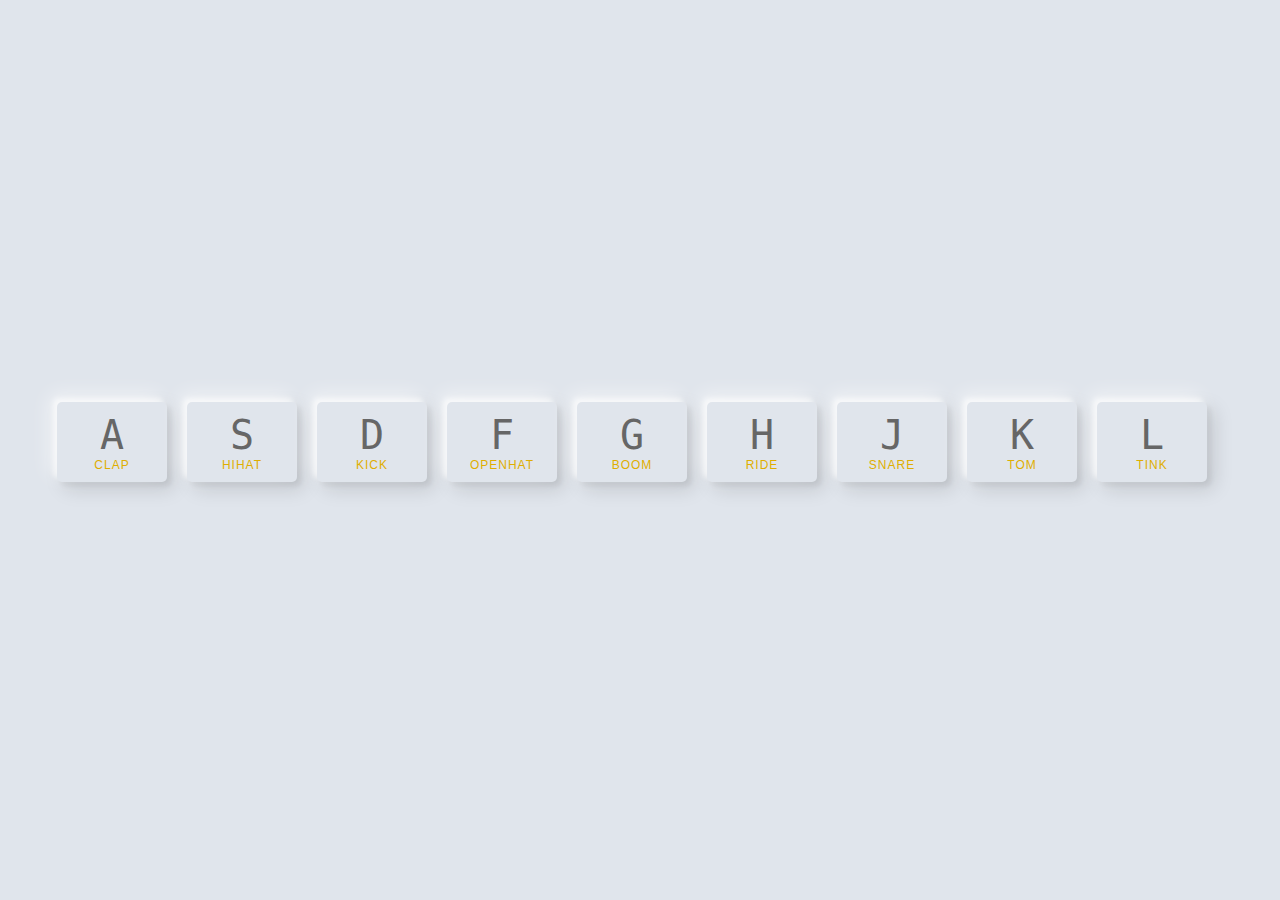
<file: index.html>
<!DOCTYPE html>
<html lang="en">
<head>
  <meta charset="UTF-8">
  <title>JS-Drum-Kit</title>
  <link rel="stylesheet" href="style.css">
  <link rel="icon" href="https://fav.farm/🥁" />
</head>
<body>


 <!--  <div class="frame"> -->
  <div id="keys">
    <div data-key="65" class="key">
      <kbd>A</kbd>
      <span class="sound">clap</span>
    </div>
    <div data-key="83" class="key">
      <kbd>S</kbd>
      <span class="sound">hihat</span>
    </div>
    <div data-key="68" class="key">
      <kbd>D</kbd>
      <span class="sound">kick</span>
    </div>
    <div data-key="70" class="key">
      <kbd>F</kbd>
      <span class="sound">openhat</span>
    </div>
    <div data-key="71" class="key">
      <kbd>G</kbd>
      <span class="sound">boom</span>
    </div>
    <div data-key="72" class="key">
      <kbd>H</kbd>
      <span class="sound">ride</span>
    </div>
    <div data-key="74" class="key">
      <kbd>J</kbd>
      <span class="sound">snare</span>
    </div>
    <div data-key="75" class="key">
      <kbd>K</kbd>
      <span class="sound">tom</span>
    </div>
    <div data-key="76" class="key">
      <kbd>L</kbd>
      <span class="sound">tink</span>
    </div>
  </div>
  </div>

  <audio data-key="65" src="sounds/clap.wav"></audio>
  <audio data-key="83" src="sounds/hihat.wav"></audio>
  <audio data-key="68" src="sounds/kick.wav"></audio>
  <audio data-key="70" src="sounds/openhat.wav"></audio>
  <audio data-key="71" src="sounds/boom.wav"></audio>
  <audio data-key="72" src="sounds/ride.wav"></audio>
  <audio data-key="74" src="sounds/snare.wav"></audio>
  <audio data-key="75" src="sounds/tom.wav"></audio>
  <audio data-key="76" src="sounds/tink.wav"></audio>

<script>

function playSound(event){
 
console.log(event.keyCode)
const audio = document.querySelector(`audio[data-key="${event.keyCode}"]`);
const key = document.querySelector(`.key[data-key="${event.keyCode}"]`);

if (!audio) return; //stop the function running
audio.currentTime = 0; // reset the start time
audio.play()
 console.log(key);
key.classList.add('playing');
}

function removeTransition(event) {
  console.log(event. propertyName);
  if (event.propertyName !== 'transform') return; // skip it if it is not a transform
  this.classList.remove('playing');
}

const keys = document.querySelectorAll ('.key'); // select all the keys that are currently playing
keys.forEach(key => key.addEventListener('transitionend', removeTransition)); // using the foreach we are looping for each key listening to the eventlistener transition and wait for it to end.
window.addEventListener('keydown', playSound);

</script>


</body>
</html>
</file>
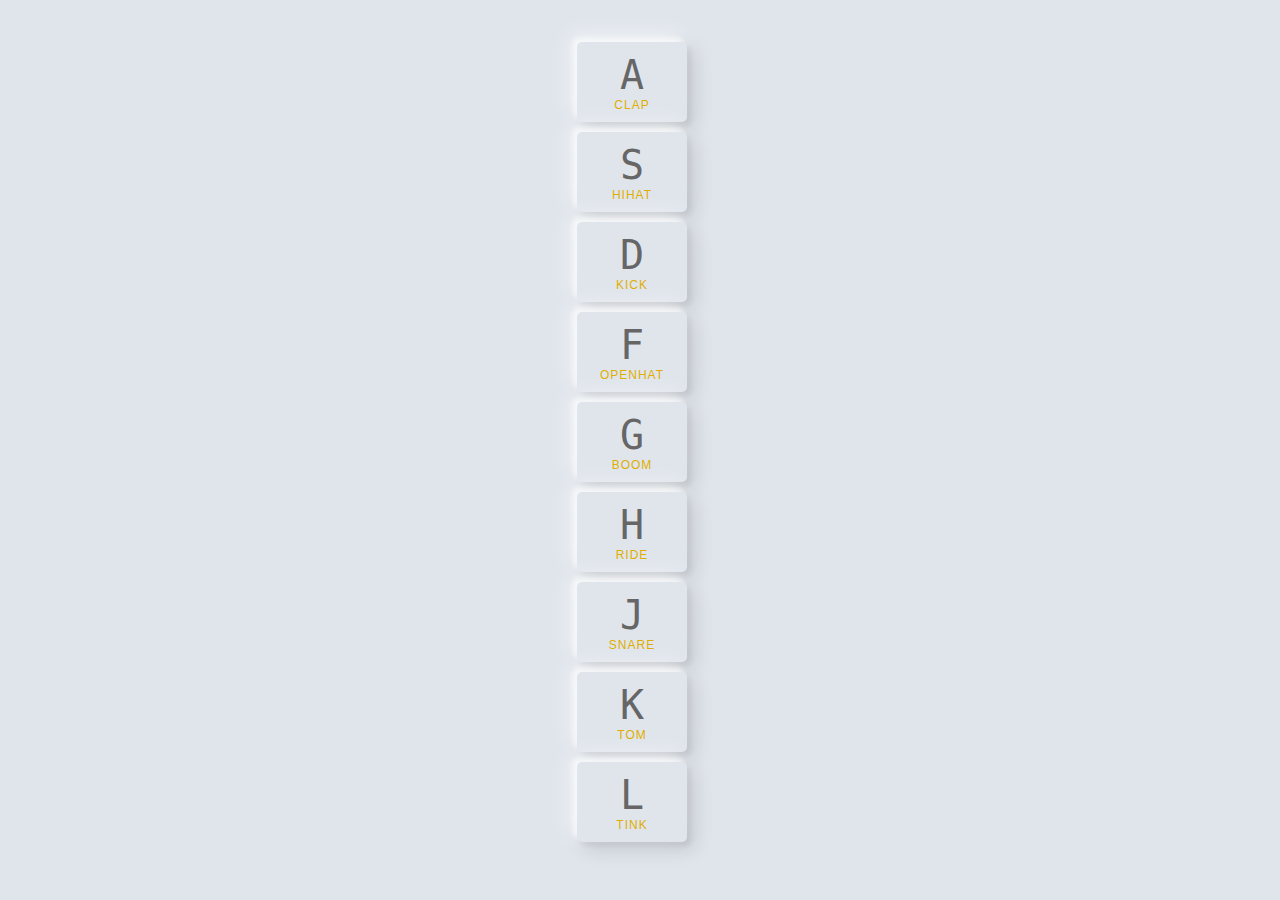
<file: index-FINISHED.html>
<!DOCTYPE html>
<html lang="en">
<head>
  <meta charset="UTF-8">
  <title>JS Drum Kit</title>
  <link rel="stylesheet" href="style.css">
  <link rel="icon" href="https://fav.farm/✅" />
</head>
<body>


  <div class="keys">
    <div data-key="65" class="key">
      <kbd>A</kbd>
      <span class="sound">clap</span>
    </div>
    <div data-key="83" class="key">
      <kbd>S</kbd>
      <span class="sound">hihat</span>
    </div>
    <div data-key="68" class="key">
      <kbd>D</kbd>
      <span class="sound">kick</span>
    </div>
    <div data-key="70" class="key">
      <kbd>F</kbd>
      <span class="sound">openhat</span>
    </div>
    <div data-key="71" class="key">
      <kbd>G</kbd>
      <span class="sound">boom</span>
    </div>
    <div data-key="72" class="key">
      <kbd>H</kbd>
      <span class="sound">ride</span>
    </div>
    <div data-key="74" class="key">
      <kbd>J</kbd>
      <span class="sound">snare</span>
    </div>
    <div data-key="75" class="key">
      <kbd>K</kbd>
      <span class="sound">tom</span>
    </div>
    <div data-key="76" class="key">
      <kbd>L</kbd>
      <span class="sound">tink</span>
    </div>
  </div>

  <audio data-key="65" src="sounds/clap.wav"></audio>
  <audio data-key="83" src="sounds/hihat.wav"></audio>
  <audio data-key="68" src="sounds/kick.wav"></audio>
  <audio data-key="70" src="sounds/openhat.wav"></audio>
  <audio data-key="71" src="sounds/boom.wav"></audio>
  <audio data-key="72" src="sounds/ride.wav"></audio>
  <audio data-key="74" src="sounds/snare.wav"></audio>
  <audio data-key="75" src="sounds/tom.wav"></audio>
  <audio data-key="76" src="sounds/tink.wav"></audio>

<script>
  function removeTransition(e) {
    if (e.propertyName !== 'transform') return;
    e.target.classList.remove('playing');
  }

  function playSound(e) {
    const audio = document.querySelector(`audio[data-key="${e.keyCode}"]`);
    const key = document.querySelector(`div[data-key="${e.keyCode}"]`);
    if (!audio) return;

    key.classList.add('playing');
    audio.currentTime = 0;
    audio.play();
  }

  const keys = Array.from(document.querySelectorAll('.key'));
  keys.forEach(key => key.addEventListener('transitionend', removeTransition));
  window.addEventListener('keydown', playSound);
</script>


</body>
</html>
</file>
<file: style.css>
html {
  font-size: 10px;
  background: url('./background.jpg') bottom center;
  background-size: cover;
}

body,html {
  margin: 0;
  padding: 0;
  font-family: sans-serif;
  display: flex;
  flex-direction: column;
  justify-content: center;
  align-items: center;
  height: 100vh;
  width: 100vw;
  margin: -8px;
   background: #e0e5ec;
}

.frame{
  display: flex;
  flex-direction: row;
  justify-content: space-around;
  align-items: center;
  height: 20rem;
  width: 130rem;

  position: relative;
   box-shadow:
   -7px -7px 20px 0px #fff9,
   -4px -4px 5px 0px #fff9,
   7px 7px 20px 0px #0002,
   4px 4px 5px 0px #0001,
   inset 0px 0px 0px 0px #fff9,
   inset 0px 0px 0px 0px #0001,
   inset 0px 0px 0px 0px #fff9,        inset 0px 0px 0px 0px #0001;
 transition:box-shadow 0.6s cubic-bezier(.79,.21,.06,.81);
   border-radius: 10px;
}

#keys {
  display: flex;
  flex: 1;
  min-height: 100vh;
  align-items: center;
  justify-content: center;
}

.key {
  
  border-radius: .5rem;
  margin: 1rem;
  font-size: 1.5rem;
  padding: 1rem .5rem;
  transition: all .07s ease;
  width: 10rem;
  text-align: center;
  
  background: rgba(0,0,0,0.4);

 
  background: #e0e5ec;
  display: flex;
  flex-direction: column;
 
  align-items: center;
  -webkit-tap-highlight-color: rgba(0,0,0,0);
  -webkit-tap-highlight-color: transparent;
  box-shadow:
   -7px -7px 20px 0px #fff9,
   -4px -4px 5px 0px #fff9,
   7px 7px 20px 0px #0002,
   4px 4px 5px 0px #0001;
 transition:box-shadow 0.6s cubic-bezier(.79,.21,.06,.81);
  font-size: 26px;
  color: #666;
  text-decoration: none;
  
}

.playing {
  transform: scale(1.1);
  border-color: #ffc600;
  box-shadow: 0 0 1rem #ffc600;
  transition: all .07s ease;
}

kbd {
  display: block;
  font-size: 4rem;
}

.sound {
  font-size: 1.2rem;
  text-transform: uppercase;
  letter-spacing: .1rem;
  color: #dfae00;
}
</file>
